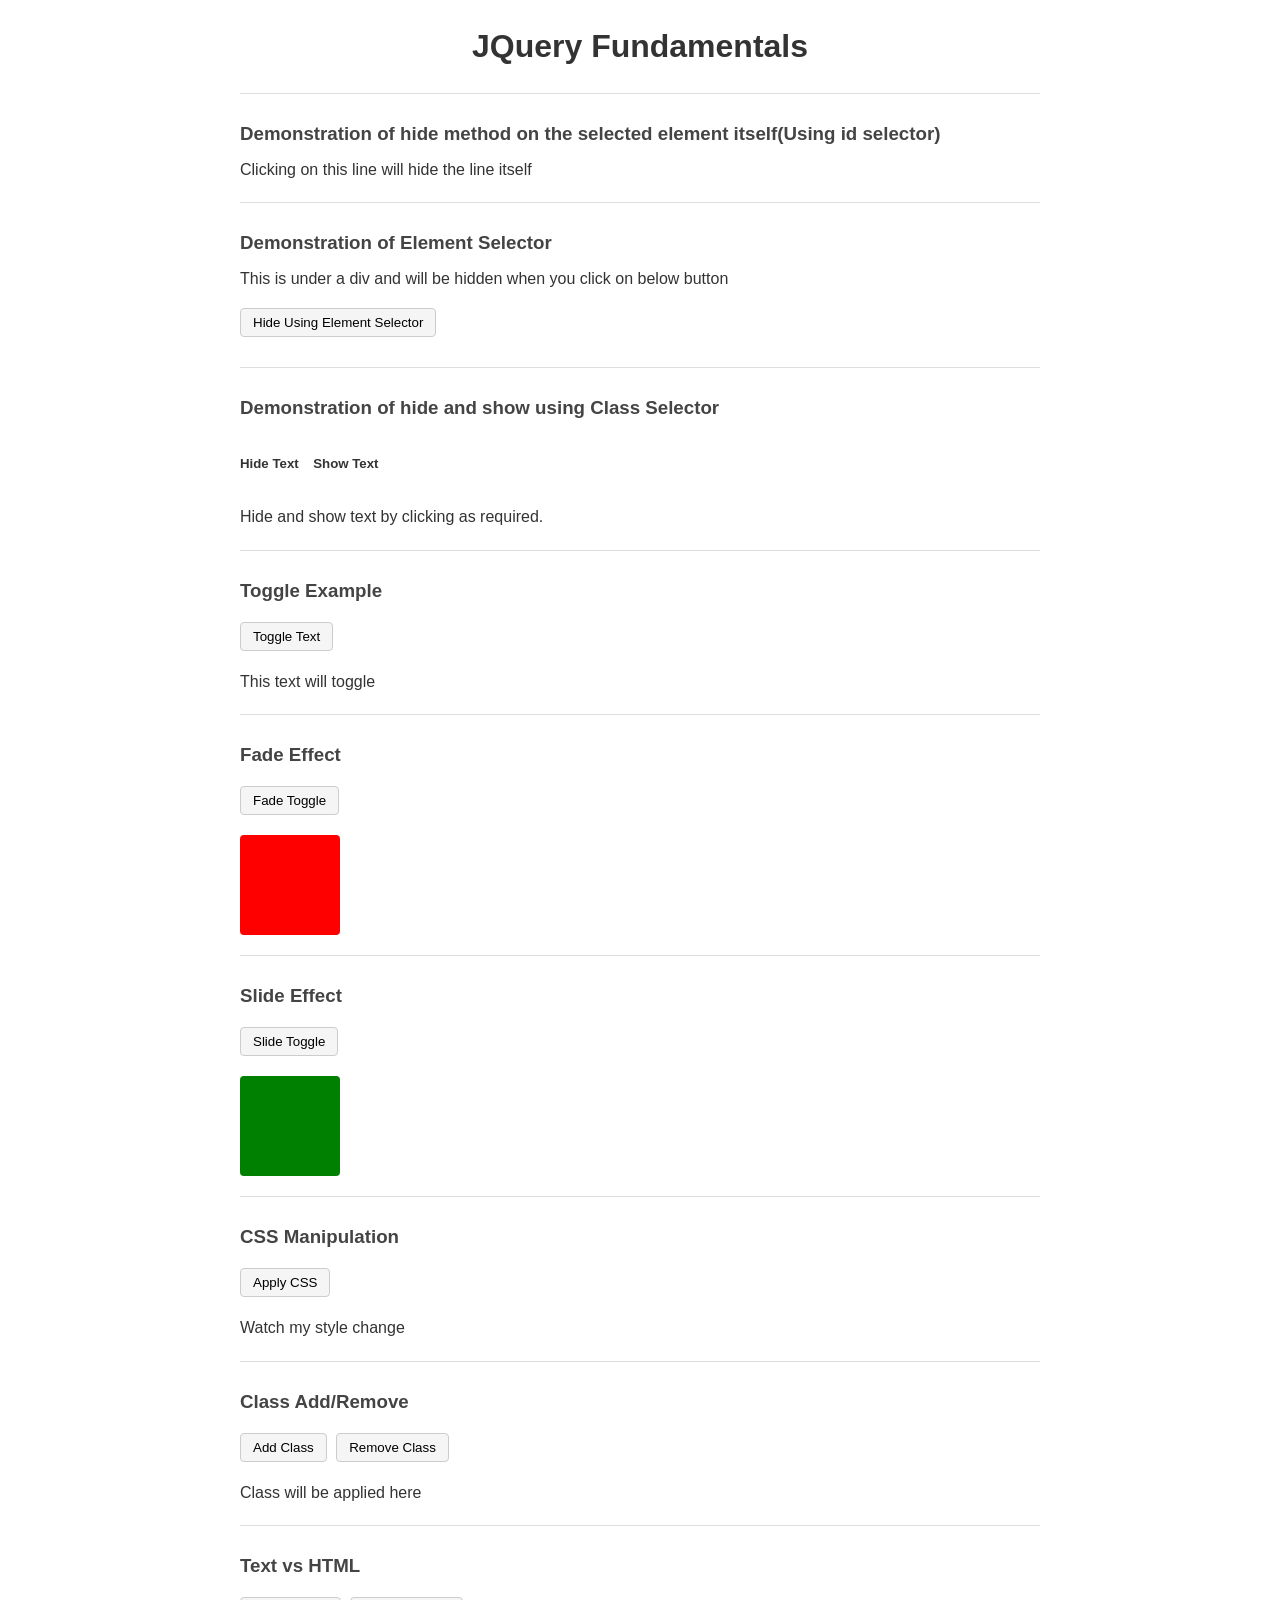
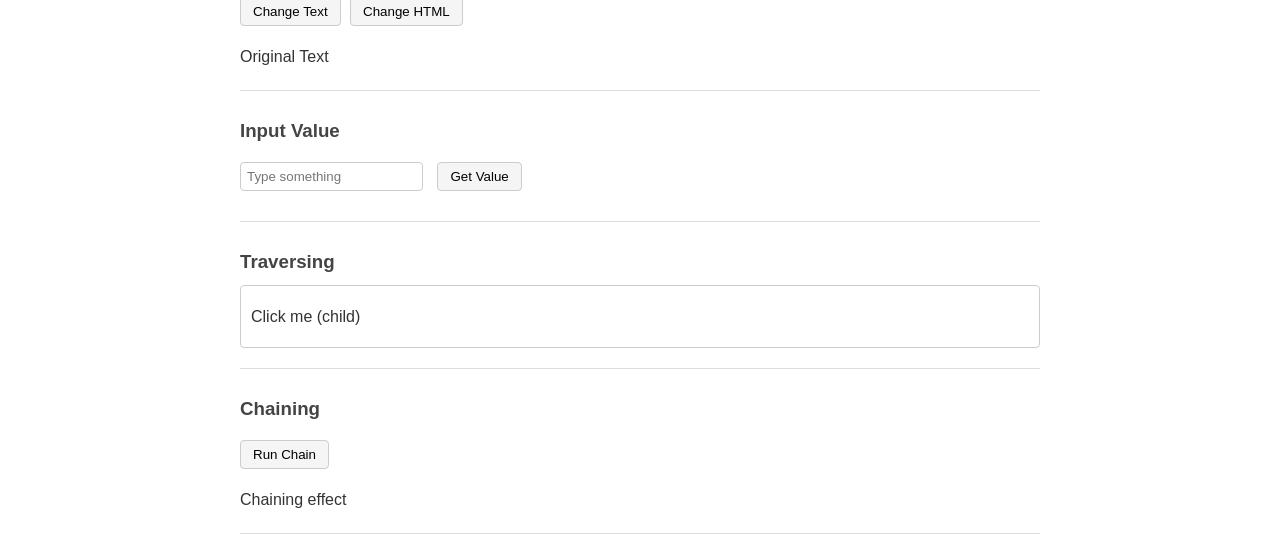
<file: jQuery/index.html>
<!DOCTYPE html>
<html lang="en">
<head>
    <meta charset="UTF-8">
    <meta name="viewport" content="width=device-width, initial-scale=1.0">
    <title>jQuery Fundamentals</title>
    <link rel="stylesheet" href="style.css">
</head>
<body>
    <h1>JQuery Fundamentals</h1>
    <hr>
    <h3>Demonstration of hide method on the selected element itself(Using id selector)</h3>
    <p id="hidemyself">Clicking on this line will hide the line itself</p>
    <hr>
    <div>
        <h3>Demonstration of Element Selector </h3>
        <p>This is under a div and will be hidden when you click on below button</p>
    </div>
    <button>
        Hide Using Element Selector
    </button>
    <hr>
    <h3>Demonstration of hide and show using Class Selector</h3>
    <h5 class="hideme">Hide Text</h5>
    <h5 class="showme">Show Text</h5>
    <p id="ptohideshow">
        Hide and show text by clicking as required.
    </p>
    
    <hr>
    <h3>Toggle Example</h3>
<button id="toggle">Toggle Text</button>
<p id="toggletext">This text will toggle</p>
<hr>
        <h3>Fade Effect</h3>
        <button id="fade">Fade Toggle</button>
        <div id="fadebox" style="width:100px;height:100px;background:red;"></div>
        <hr>
    <h3>Slide Effect</h3>
    <button id="slide">Slide Toggle</button>
    <div id="slidebox" style="width:100px;height:100px;background:green;"></div>
    <hr>
<h3>CSS Manipulation</h3>
<button id="cssbtn">Apply CSS</button>
<p id="csstext">Watch my style change</p>
<hr>
<h3>Class Add/Remove</h3>
<button id="addclassbtn">Add Class</button>
<button id="removeclassbtn">Remove Class</button>
<p id="classtext">Class will be applied here</p>

<style>
.highlight {
    background: yellow;
    color: red;
}
</style>
<hr>
    <h3>Text vs HTML</h3>
    <button id="changetextbtn">Change Text</button>
    <button id="changehtmlbtn">Change HTML</button>
    <p id="textchange">Original Text</p>
    <hr>
    <h3>Input Value</h3>
    <input type="text" id="inputfield" placeholder="Type something">
    <button id="getvaluebtn">Get Value</button>
    <hr>
        <h3>Traversing</h3>
    <div class="parent" style="padding:10px;">
        <p class="child">Click me (child)</p>
    </div>
    <hr>

<h3>Chaining</h3>
<button id="chainbtn">Run Chain</button>
<p id="chaintext">Chaining effect</p>
<hr>
    <script src="https://code.jquery.com/jquery-3.6.0.min.js"></script>
    <script src="app.js"></script>

</body> 
</html>
</file>
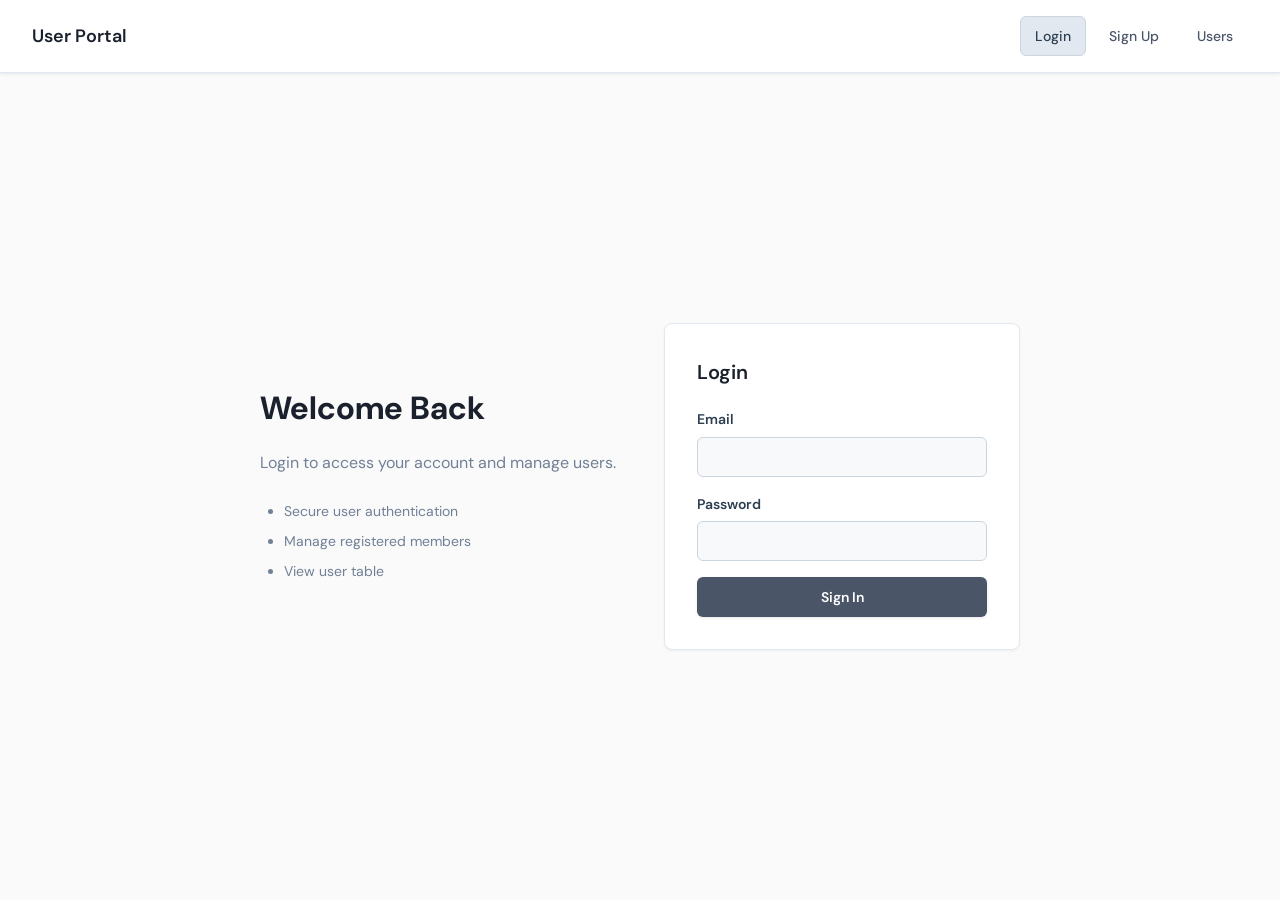
<file: html_css_js/user_management/login.html>
<!DOCTYPE html>
<html lang="en">
<head>
<meta charset="UTF-8">
<meta name="viewport" content="width=device-width, initial-scale=1.0">

<title>Login — User Portal</title>

<link rel="preconnect" href="https://fonts.googleapis.com">
<link href="https://fonts.googleapis.com/css2?family=Fraunces:ital,wght@0,300;0,600;1,300&family=DM+Sans:wght@300;400;500&display=swap" rel="stylesheet">
<link rel="stylesheet" href="style.css">
</head>


<body>

<div class="app">

  <header class="topbar">

    <div class="topbar-brand">
      <span class="brand-name">User Portal</span>
    </div>

    <nav class="nav">
      <a href="login.html" class="nav-link active">
        Login
      </a>
      <a href="signup.html" class="nav-link">
        Sign Up
      </a>
      <a href="users.html" class="nav-link">
        Users
      </a>
    </nav>
  </header>

  <main class="auth">

  <div class="auth-left">
    <h1>Welcome Back</h1>
    <p>Login to access your account and manage users.</p>

    <ul class="info-list">
      <li>Secure user authentication</li>
      <li>Manage registered members</li>
      <li>View user table</li>
    </ul>
  </div>

  <div class="auth-right">

    <div class="box">

      <h2>Login</h2>

      <form class="form">

        <div class="field">
          <label class="label">Email</label>
          <input type="email" class="input">
        </div>

        <div class="field">
          <label class="label">Password</label>
          <input type="password" class="input">
        </div>

        <button class="btn">Sign In</button>

      </form>

    </div>

  </div>

</main>

</div>

</body>
</html>
</file>
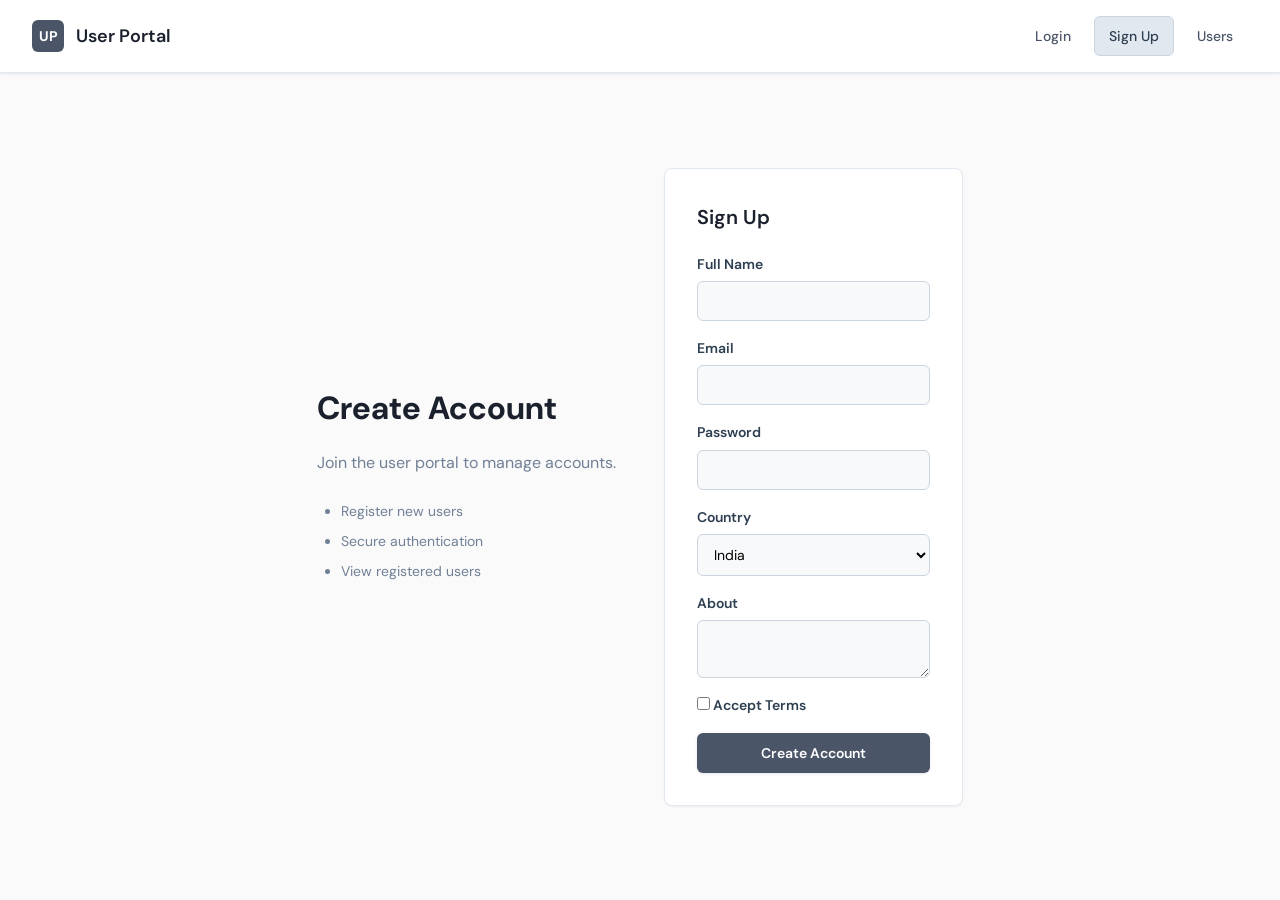
<file: html_css_js/user_management/signup.html>
<!DOCTYPE html>
<html lang="en">
<head>
    <meta charset="UTF-8">
    <meta name="viewport" content="width=device-width, initial-scale=1.0">
    <title>
        Signup — User Portal
    </title>
    <link rel="preconnect" href="https://fonts.googleapis.com">
    <link href="https://fonts.googleapis.com/css2?family=Fraunces:ital,wght@0,300;0,600;1,300&family=DM+Sans:wght@300;400;500&display=swap" rel="stylesheet">
    <link rel="stylesheet" href="style.css">
</head>

<body>

    <div class="app">

        <header class="topbar">
            <div class="topbar-brand">
            <div class="logo">UP</div>
            <span class="brand-name">User Portal</span>
            </div>
            <nav class="nav">
            <a href="login.html" class="nav-link">
                Login
            </a>
            <a href="signup.html" class="nav-link active">
                Sign Up
            </a>
            <a href="users.html" class="nav-link">
                Users
            </a>
            </nav>
        </header>
<main class="auth">

  <div class="auth-left">

    <h1>Create Account</h1>
    <p>Join the user portal to manage accounts.</p>

    <ul class="info-list">
      <li>Register new users</li>
      <li>Secure authentication</li>
      <li>View registered users</li>
    </ul>

  </div>


  <div class="auth-right">

    <div class="box">

      <h2>Sign Up</h2>

      <form class="form">

        <div class="field">
          <label class="label">Full Name</label>
          <input type="text" class="input">
        </div>

        <div class="field">
          <label class="label" required>Email</label>
          <input type="email" class="input">
        </div>

        <div class="field">
          <label class="label">Password</label>
          <input type="password" class="input">
        </div>

        <div class="field">
          <label class="label">Country</label>
          <select class="input">
            <option>India</option>
            <option>USA</option>
            <option>Canada</option>
          </select>
        </div>

        <div class="field">
          <label class="label">About</label>
          <textarea class="input"></textarea>
        </div>

        <div class="field">
          <label>
            <input type="checkbox"> Accept Terms
          </label>
        </div>

        <button class="btn">Create Account</button>

      </form>

    </div>

  </div>

</main>

    </div>

</body>
</html>
</file>
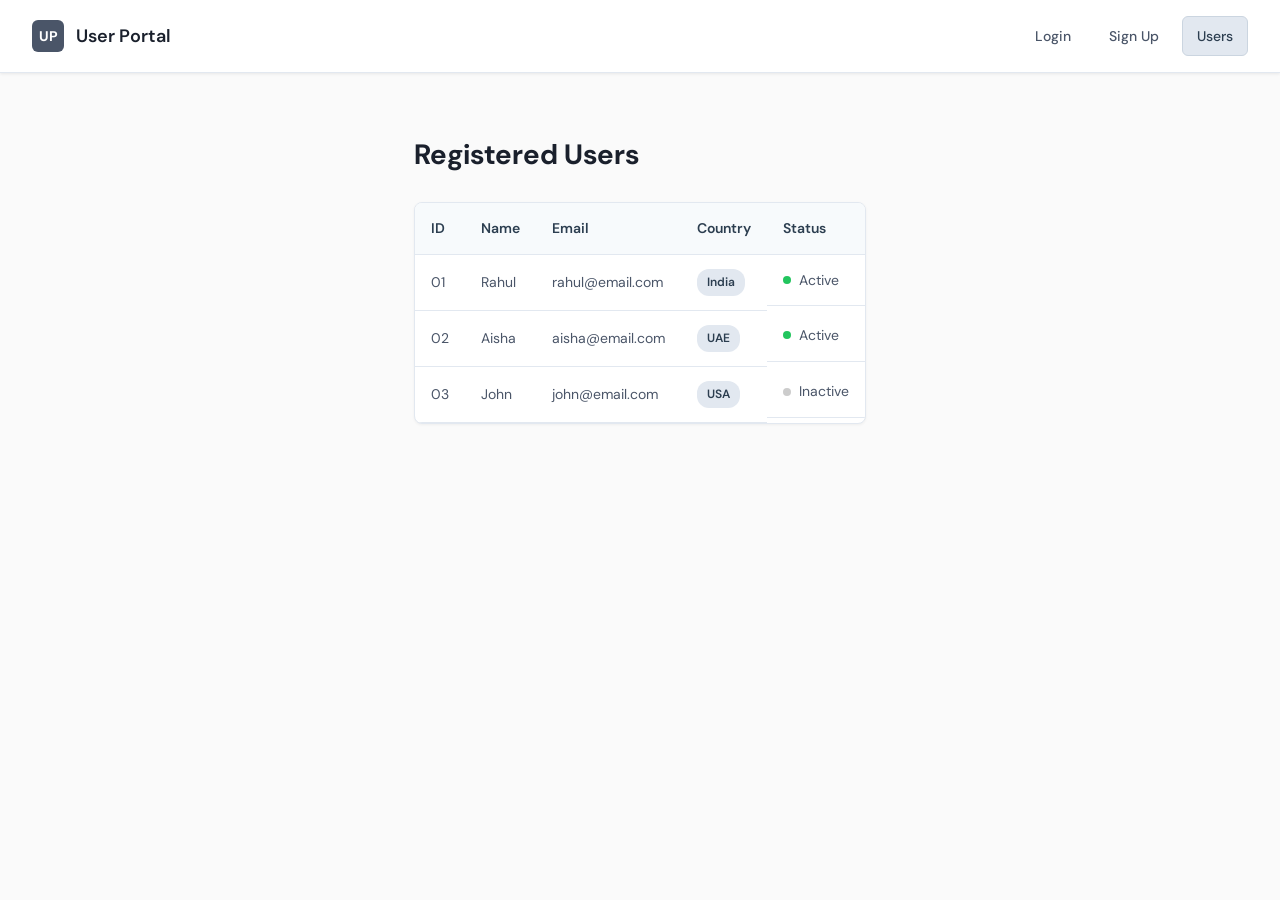
<file: html_css_js/user_management/users.html>
<!DOCTYPE html>
<html lang="en">
<head>
<meta charset="UTF-8">
<meta name="viewport" content="width=device-width, initial-scale=1.0">
<title>Users — User Portal</title>
<link rel="preconnect" href="https://fonts.googleapis.com">
<link href="https://fonts.googleapis.com/css2?family=Fraunces:ital,wght@0,300;0,600;1,300&family=DM+Sans:wght@300;400;500&display=swap" rel="stylesheet">
<link rel="stylesheet" href="style.css">
</head>
<body>

<div class="app">

  <header class="topbar">
    <div class="topbar-brand">
      <div class="logo">UP</div>
      <span class="brand-name">User Portal</span>
    </div>
    <nav class="nav">
      <a href="login.html" class="nav-link">
        Login
      </a>
      <a href="signup.html" class="nav-link">
        Sign Up
      </a>
      <a href="users.html" class="nav-link active">
        Users
      </a>
    </nav>
  </header>
<main class="table-section">

  <h1>Registered Users</h1>

  <div class="table-box">
    <table>
      <thead>
        <tr>
          <th>ID</th>
          <th>Name</th>
          <th>Email</th>
          <th>Country</th>
          <th>Status</th>
        </tr>
      </thead>
      <tbody>

        <tr>
          <td>01</td>
          <td>Rahul</td>
          <td>rahul@email.com</td>
          <td><span class="badge">India</span></td>
          <td class="status">
            <span class="dot active"></span>
            Active
          </td>
        </tr>

        <tr>
          <td>02</td>
          <td>Aisha</td>
          <td>aisha@email.com</td>
          <td><span class="badge">UAE</span></td>
          <td class="status">
            <span class="dot active"></span>
            Active
          </td>
        </tr>

        <tr>
          <td>03</td>
          <td>John</td>
          <td>john@email.com</td>
          <td><span class="badge">USA</span></td>
          <td class="status">
            <span class="dot"></span>
            Inactive
          </td>
        </tr>

      </tbody>

    </table>

  </div>

</main>
</div>

</body>
</html>
</file>
<file: jQuery/style.css>
* {
    box-sizing: border-box;
}

body {
    font-family: Arial, sans-serif;
    line-height: 1.6;
    margin: 20px auto;
    max-width: 800px;
    color: #333;
    
}

h1 {
    text-align: center;
    margin-bottom: 10px;
}

h3 {
    margin-top: 25px;
    margin-bottom: 8px;
    color: #444;
}

p {
    margin: 8px 0;
}

button {
    padding: 6px 12px;
    margin: 8px 5px 10px 0;
    border: 1px solid #ccc;
    background: #f5f5f5;
    border-radius: 4px;
}

button:hover {
    background: #e0e0e0;
}

/* Inputs */
input {
    padding: 6px;
    border: 1px solid #ccc;
    border-radius: 4px;
    margin-right: 10px;
}

/* Horizontal lines */
hr {
    margin: 20px 0;
    border: none;
    border-top: 1px solid #ddd;
}

/* Inline hide/show buttons */
.hideme, .showme {
    display: inline-block;
    margin-right: 10px;
}

/* Demo boxes */
#fadebox, #slidebox {
    margin-top: 10px;
    border-radius: 4px;
}

/* Traversing box */
.parent {
    border: 1px solid #ccc;
    border-radius: 4px;
}

/* Highlight class */
.highlight {
    background: yellow;
    color: red;
    padding: 4px;
    border-radius: 3px;
}
</file>
<file: html_css_js/user_management/style.css>
* {
  margin: 0;
  padding: 0;
  box-sizing: border-box;
  font-family: "DM Sans", -apple-system, BlinkMacSystemFont, "Segoe UI", sans-serif;
}

body {
  background: #fafafa;
  color: #2c3e50;
  line-height: 1.6;
  min-height: 100vh;
}

/* app wrapper */
.app {
  display: flex;
  flex-direction: column;
  min-height: 100vh;
}

/* header/topbar */
.topbar {
  display: flex;
  justify-content: space-between;
  align-items: center;
  padding: 16px 32px;
  background: #ffffff;
  color: #1a202c;
  box-shadow: 0 1px 3px rgba(0, 0, 0, 0.08);
  position: sticky;
  top: 0;
  z-index: 100;
  border-bottom: 1px solid #e2e8f0;
}

.topbar-brand {
  display: flex;
  align-items: center;
  gap: 12px;
  font-weight: 600;
  font-size: 18px;
  color: #1a202c;
}

.logo {
  width: 32px;
  height: 32px;
  background: #4a5568;
  border-radius: 6px;
  display: flex;
  align-items: center;
  justify-content: center;
  font-weight: 700;
  font-size: 14px;
  color: white;
}

.nav {
  display: flex;
  gap: 8px;
  align-items: center;
}

.nav-link {
  color: #4a5568;
  text-decoration: none;
  padding: 8px 14px;
  border-radius: 6px;
  font-size: 14px;
  font-weight: 500;
  background: transparent;
  transition: all 0.3s ease;
  border: 1px solid transparent;
}

.nav-link:hover {
  background: #f0f4f8;
  color: #2c3e50;
}

.nav-link.active {
  background: #e2e8f0;
  color: #2c3e50;
  border-color: #cbd5e0;
}

/* main layouts */
.auth {
  display: grid;
  grid-template-columns: 1fr 1fr;
  gap: 48px;
  align-items: center;
  max-width: 1000px;
  margin: 60px auto;
  padding: 0 24px;
  flex: 1;
}

.auth-left h1 {
  font-size: 32px;
  font-weight: 700;
  margin-bottom: 16px;
  color: #1a202c;
}

.auth-left p {
  font-size: 16px;
  color: #718096;
  margin-bottom: 24px;
}

/* form card */
.box {
  background: white;
  padding: 32px;
  border-radius: 8px;
  box-shadow: 0 1px 3px rgba(0, 0, 0, 0.05);
  border: 1px solid #e2e8f0;
}

.box h2 {
  font-size: 20px;
  font-weight: 600;
  margin-bottom: 20px;
  color: #1a202c;
}

/* form */
.form {
  display: flex;
  flex-direction: column;
  gap: 16px;
}

.field {
  display: flex;
  flex-direction: column;
  gap: 6px;
}

label {
  font-size: 14px;
  font-weight: 600;
  color: #2c3e50;
}

input, select, textarea {
  padding: 10px 12px;
  border: 1px solid #cbd5e0;
  border-radius: 6px;
  font-size: 14px;
  font-family: inherit;
  transition: all 0.2s ease;
  background: #f8f9fa;
}

input:focus, select:focus, textarea:focus {
  outline: none;
  background: white;
  border-color: #4a5568;
  box-shadow: 0 0 0 3px rgba(74, 85, 104, 0.1);
}

button {
  padding: 11px 20px;
  background: #4a5568;
  color: white;
  border: none;
  border-radius: 6px;
  cursor: pointer;
  font-size: 14px;
  font-weight: 600;
  transition: all 0.3s ease;
  box-shadow: 0 1px 3px rgba(0, 0, 0, 0.1);
}

button:hover {
  background: #2d3748;
  transform: translateY(-1px);
  box-shadow: 0 4px 8px rgba(0, 0, 0, 0.12);
}

button:active {
  transform: translateY(0);
}

/* info list */
.info-list {
  margin-top: 16px;
  padding-left: 24px;
  font-size: 14px;
  color: #718096;
}

.info-list li {
  margin-bottom: 8px;
  list-style: disc;
}

/* table section */
.table-section {
  max-width: 1100px;
  margin: 60px auto;
  padding: 0 24px;
}

.table-section h1 {
  font-size: 28px;
  font-weight: 700;
  margin-bottom: 24px;
  color: #1a202c;
}

.table-box {
  background: white;
  border-radius: 8px;
  overflow: hidden;
  box-shadow: 0 1px 3px rgba(0, 0, 0, 0.05);
  border: 1px solid #e2e8f0;
}

table {
  width: 100%;
  border-collapse: collapse;
}

th, td {
  padding: 14px 16px;
  text-align: left;
  font-size: 14px;
}

th {
  background: #f7fafc;
  font-weight: 600;
  color: #2c3e50;
  border-bottom: 1px solid #e2e8f0;
}

td {
  border-bottom: 1px solid #e2e8f0;
  color: #4a5568;
}

tr:hover {
  background: #f8f9fa;
}

/* badges */
.badge {
  display: inline-block;
  background: #e2e8f0;
  color: #2c3e50;
  padding: 4px 10px;
  border-radius: 12px;
  font-size: 12px;
  font-weight: 600;
}

.badge.active {
  background: #c6f6d5;
  color: #22543d;
}

.badge.inactive {
  background: #fed7d7;
  color: #742a2a;
}

/* status */
.status {
  display: flex;
  align-items: center;
  gap: 8px;
  font-size: 14px;
}

.dot {
  width: 8px;
  height: 8px;
  border-radius: 50%;
  background: #cbd5e0;
}

.dot.active {
  background: #48bb78;
}

.dot.inactive {
  background: #f56565;
}

/* responsive */
@media (max-width: 768px) {
  .topbar {
    padding: 12px 16px;
    flex-wrap: wrap;
  }

  .topbar-brand {
    width: 100%;
    margin-bottom: 12px;
  }

  .nav {
    width: 100%;
    justify-content: space-around;
  }

  .auth {
    grid-template-columns: 1fr;
    gap: 32px;
    margin: 40px auto;
  }

  .auth-left h1 {
    font-size: 24px;
  }

  .box {
    padding: 24px;
  }

  .table-section {
    margin: 40px auto;
  }
}

.dot{
width:8px;
height:8px;
background:#ccc;
border-radius:50%;
}

.dot.active{
background:#22c55e;
}

/* responsive */

@media(max-width:768px){

.auth{
grid-template-columns:1fr;
}

.header{
flex-direction:column;
gap:10px;
}

}
</file>
